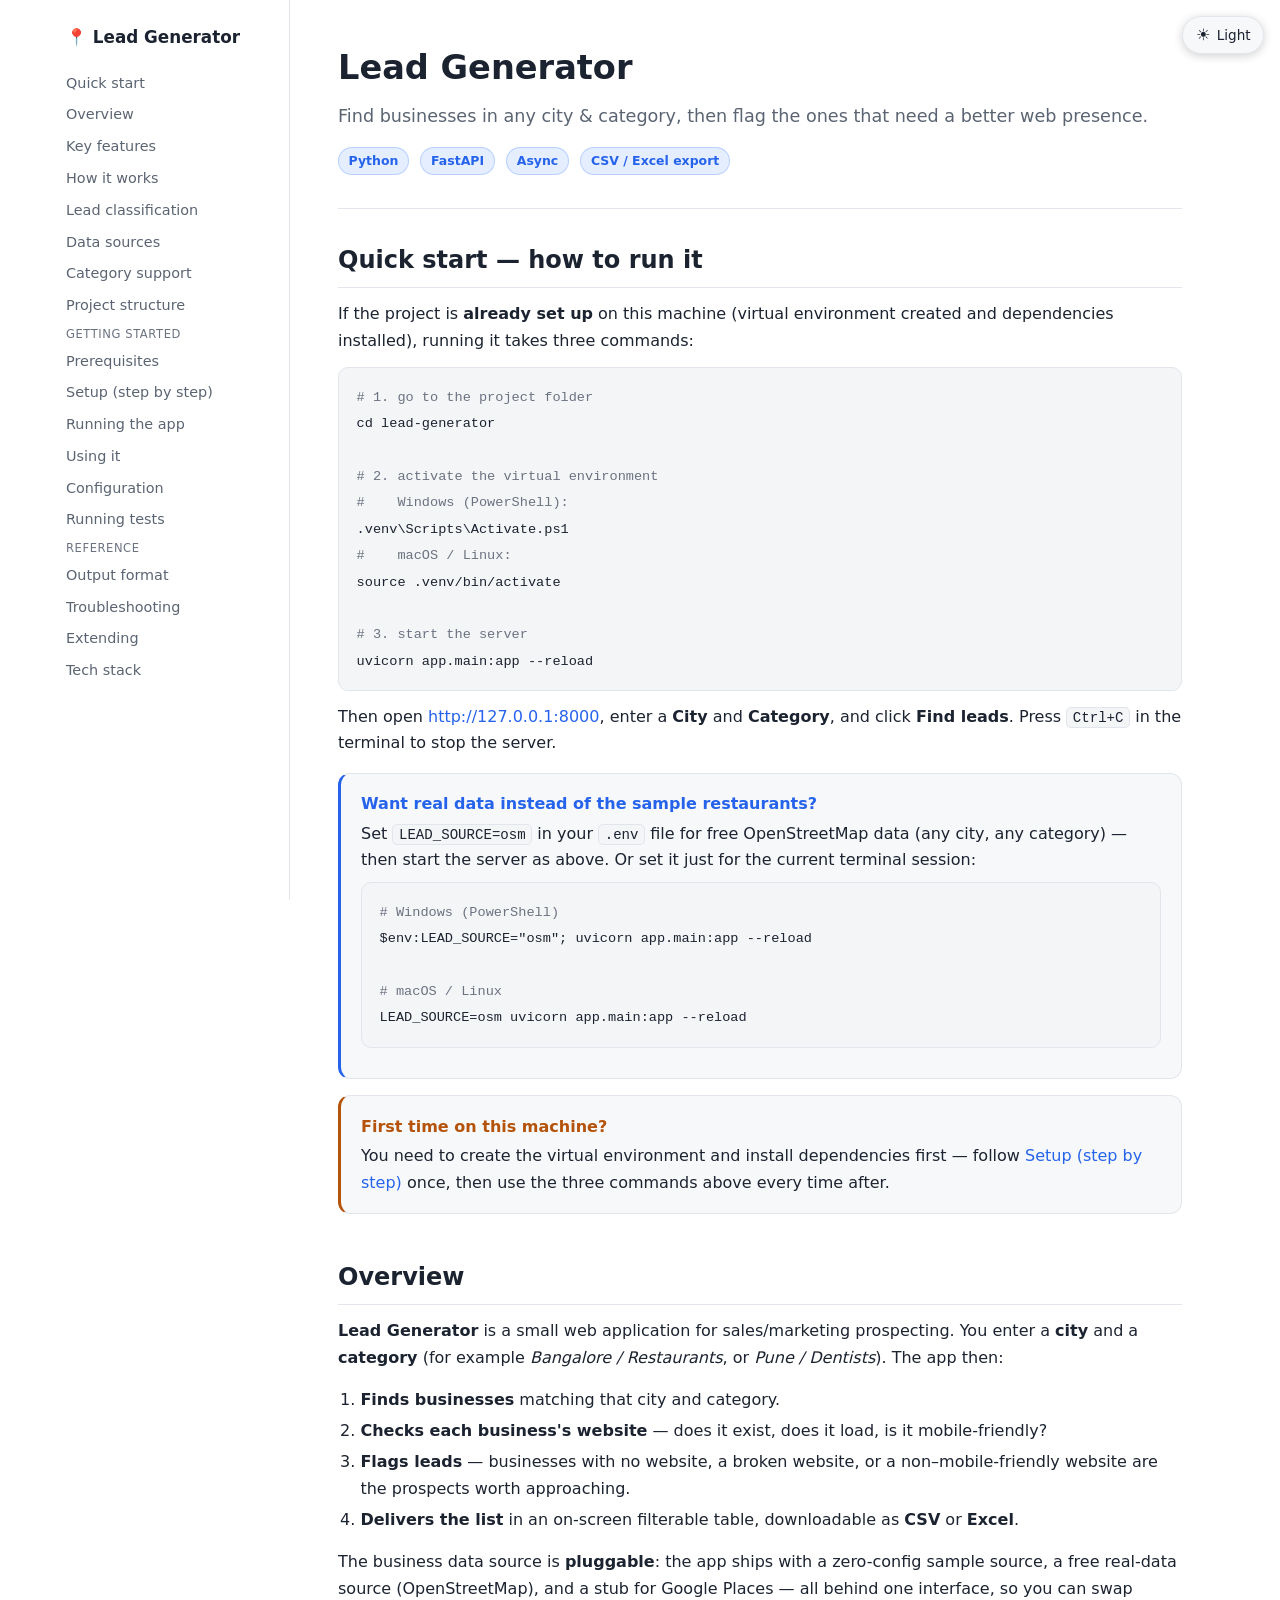
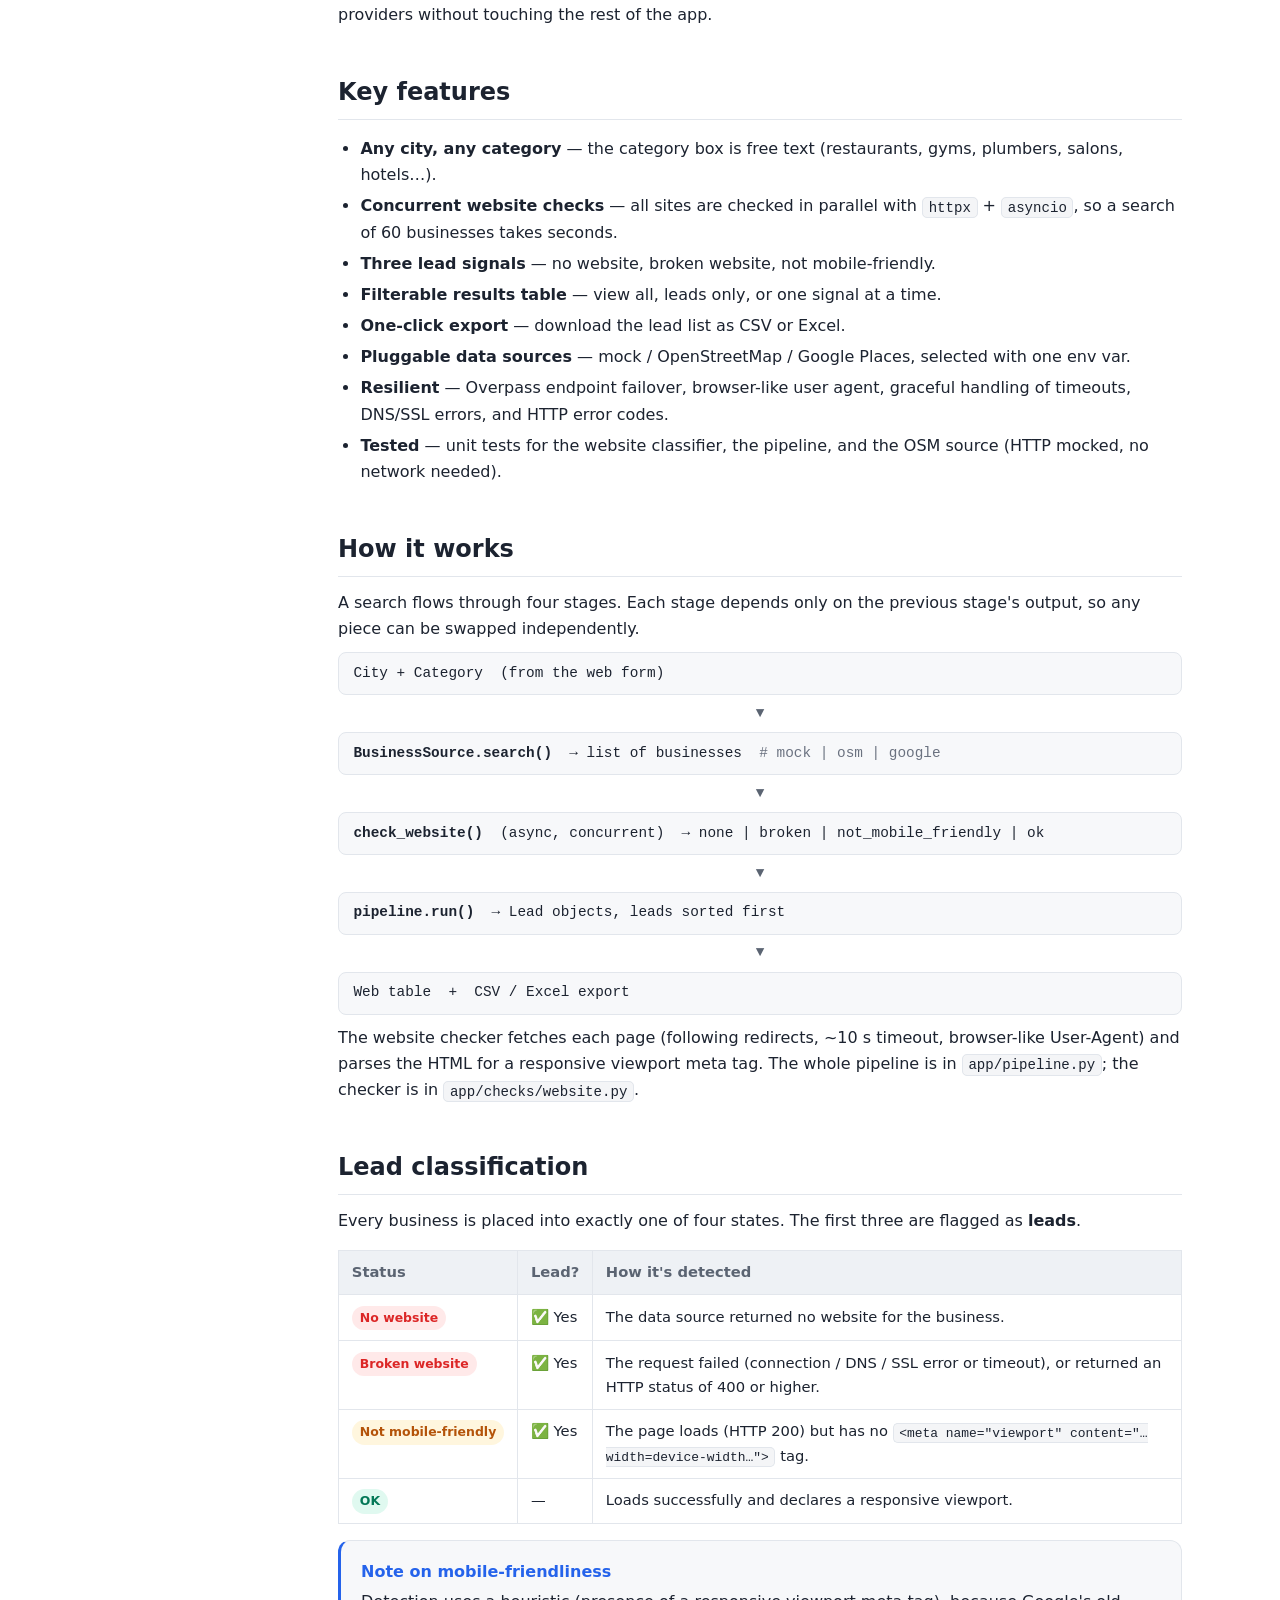
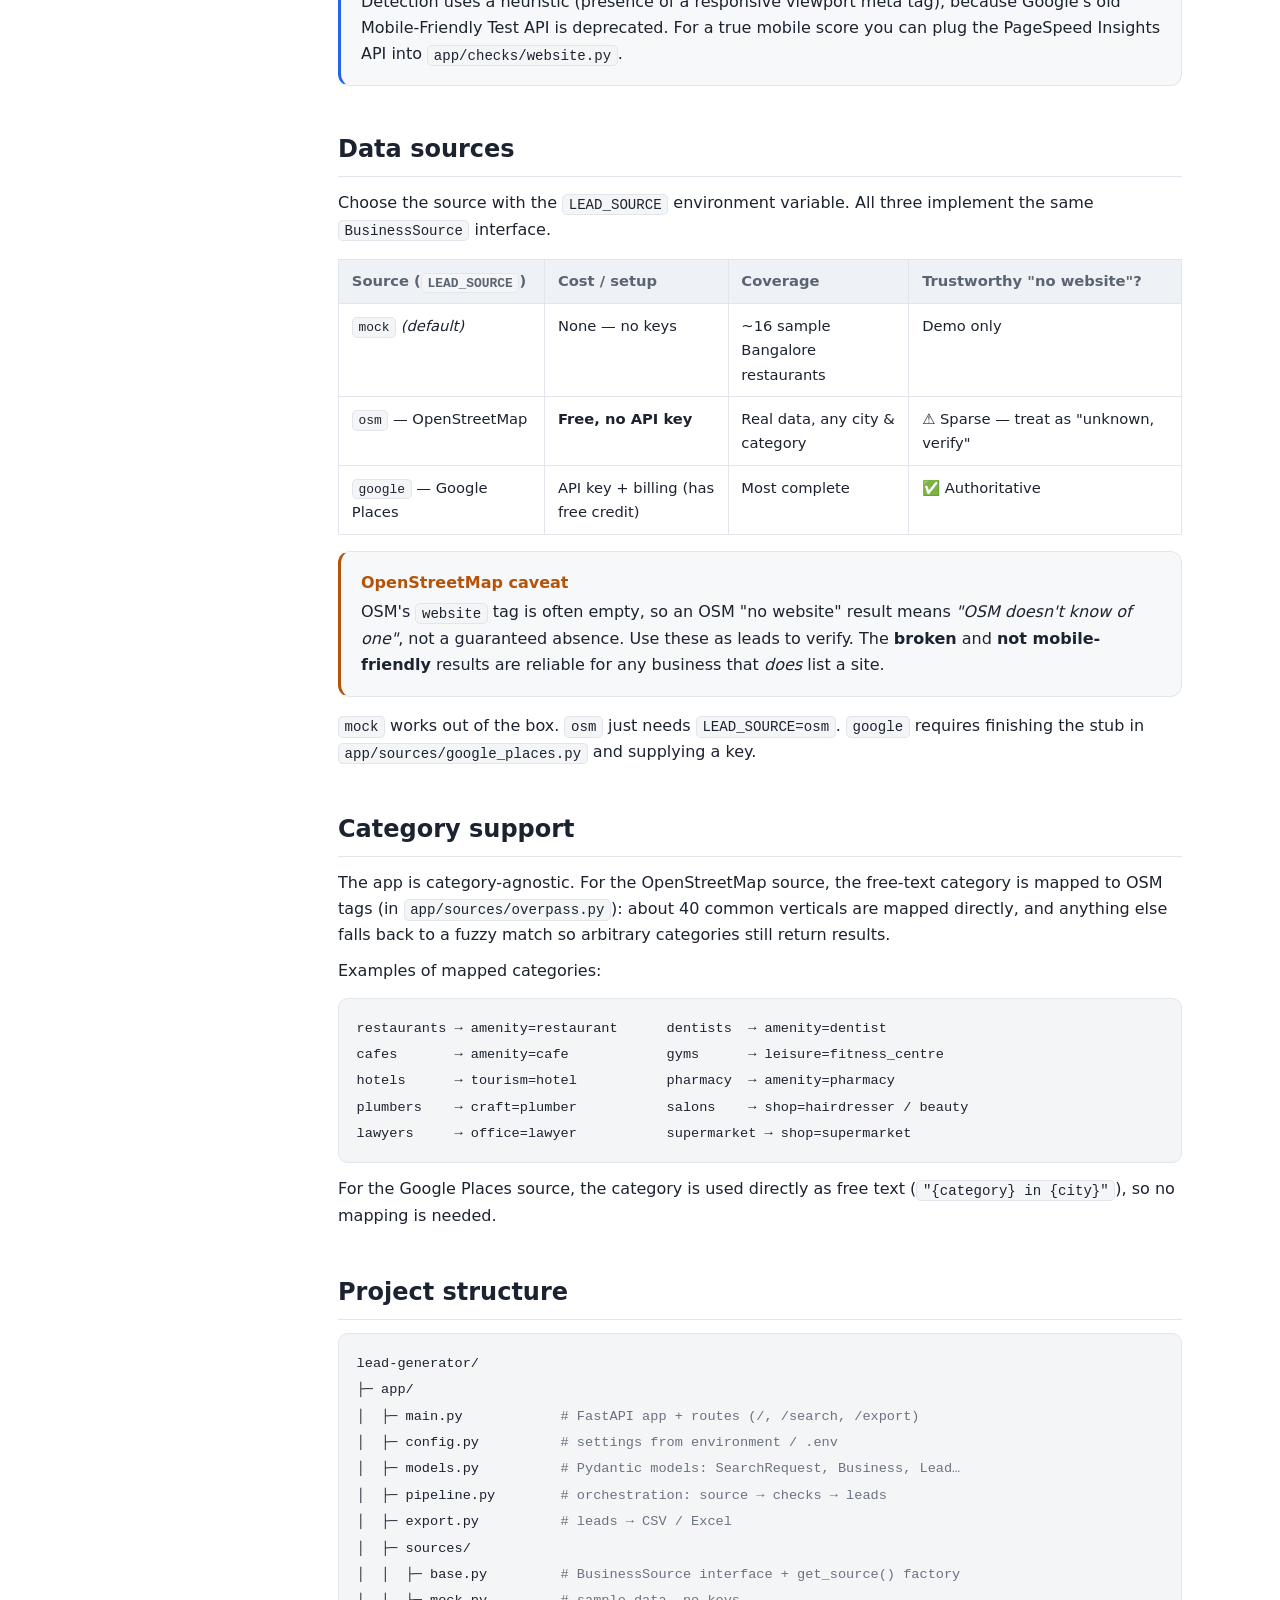
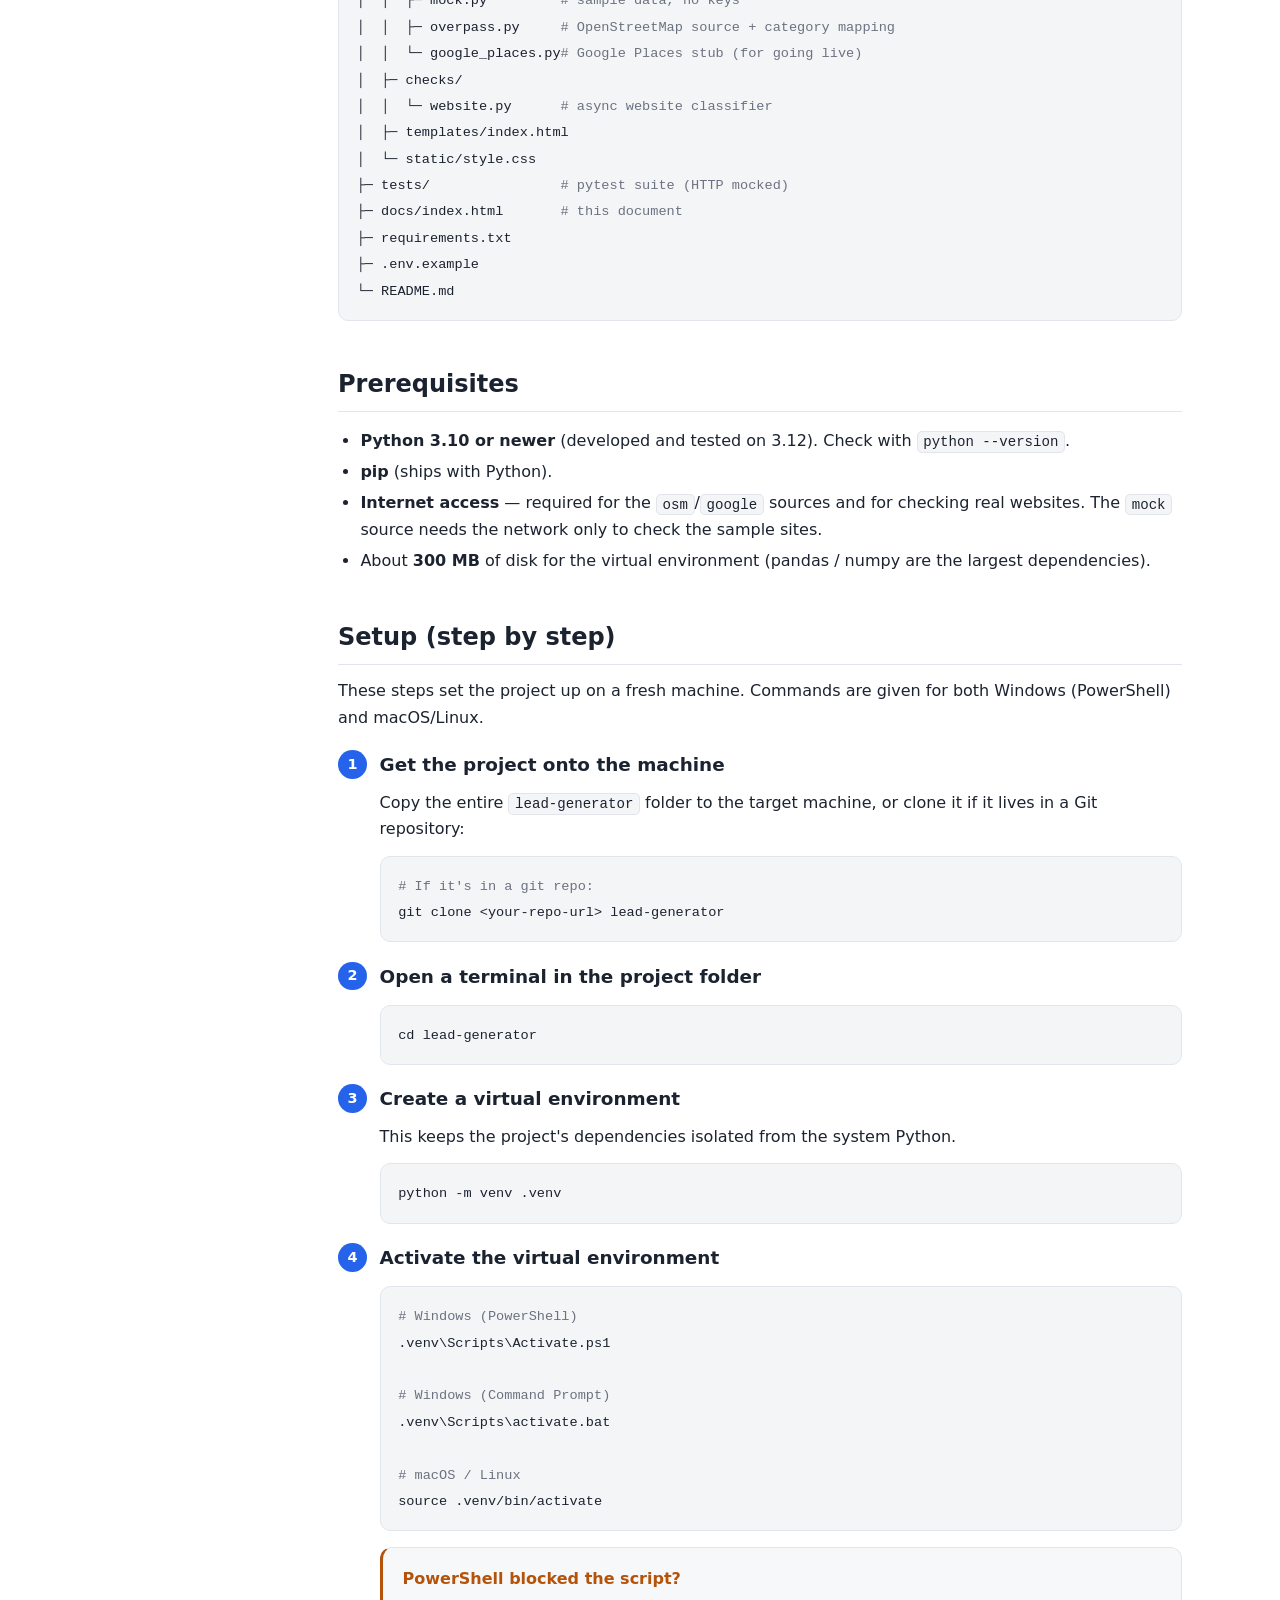
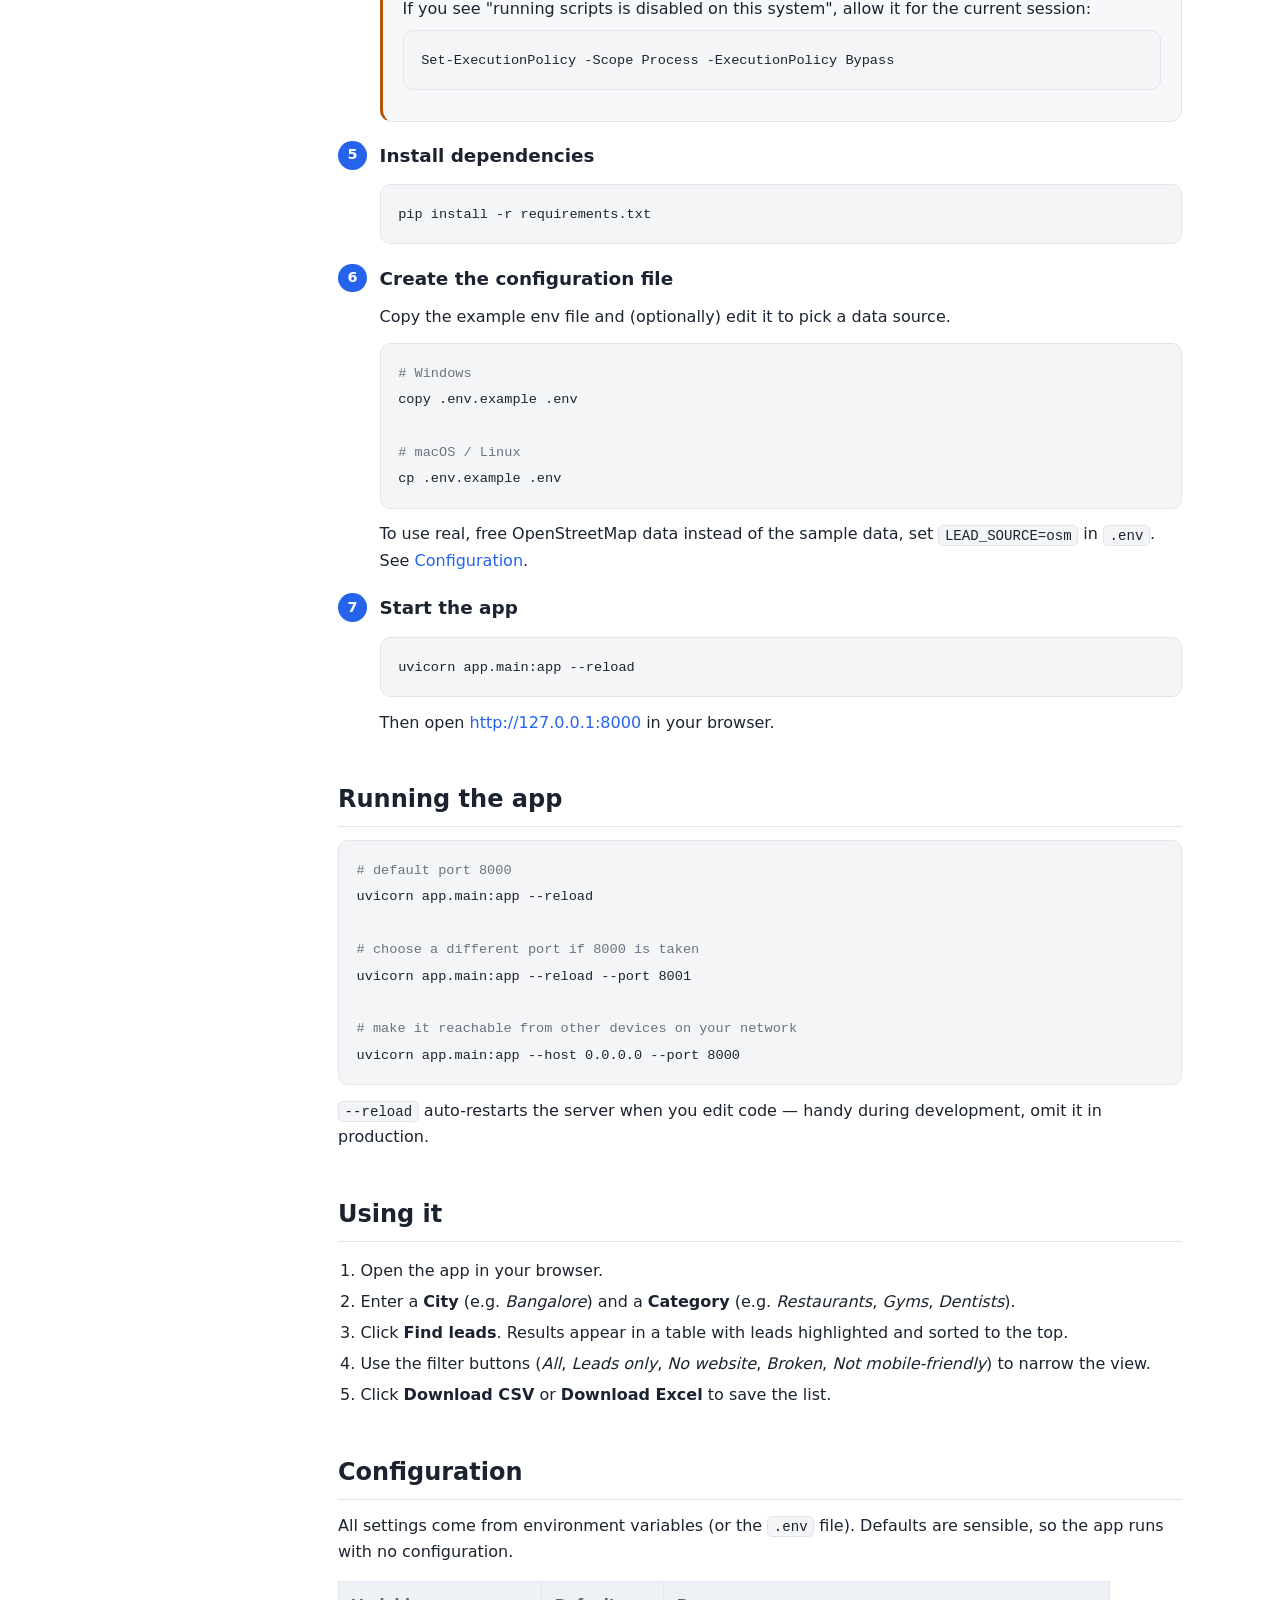
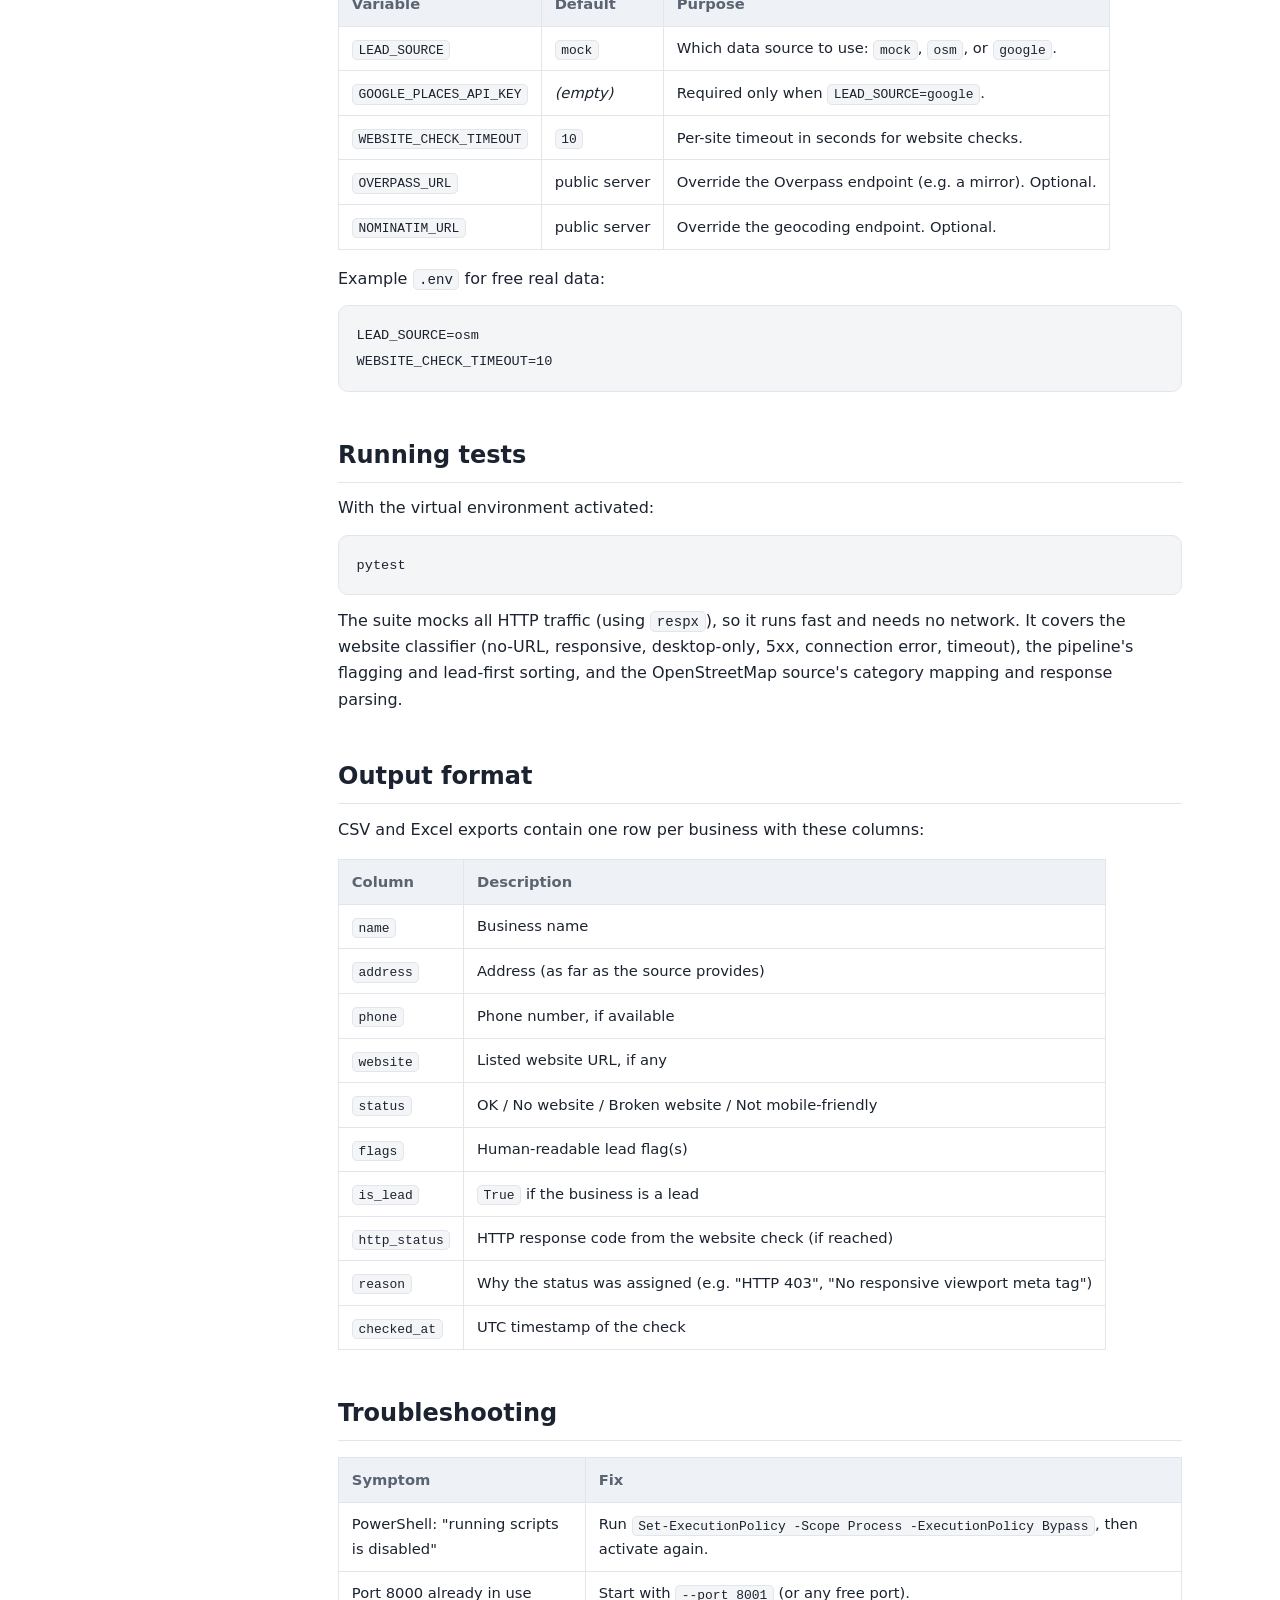
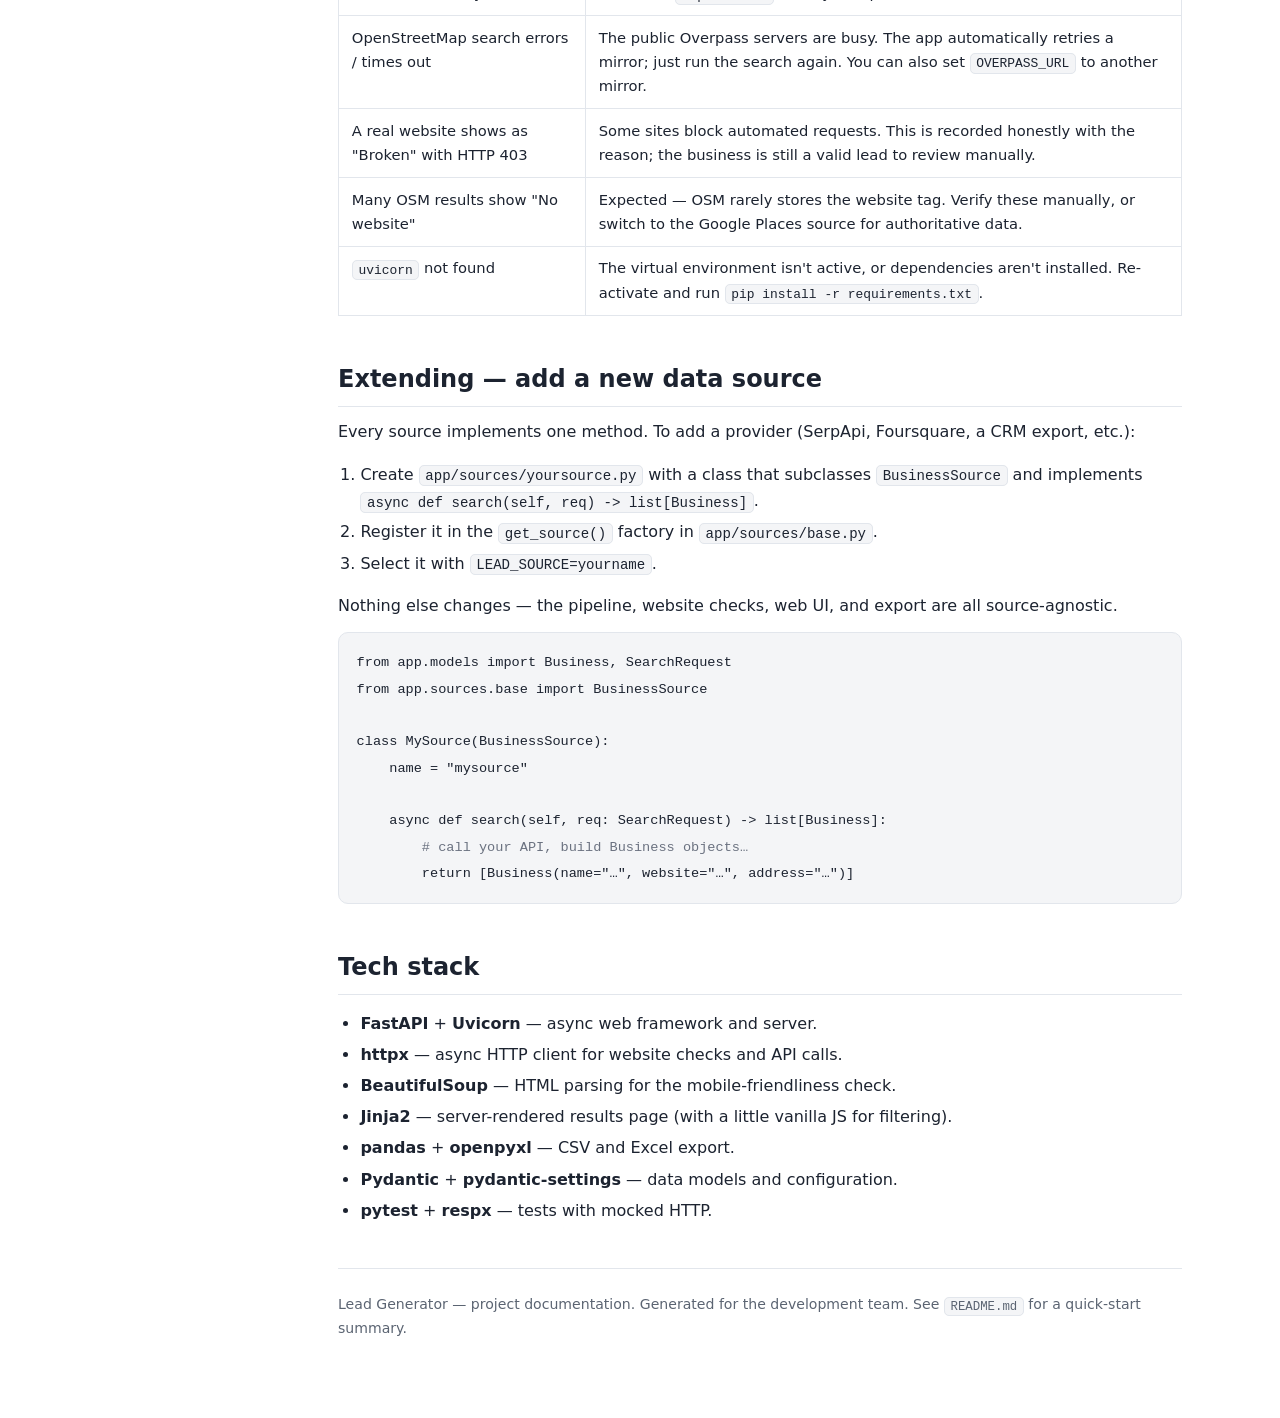
<file: docs/index.html>
<!doctype html>
<html lang="en">
<head>
<meta charset="utf-8" />
<meta name="viewport" content="width=device-width, initial-scale=1" />
<title>Lead Generator — Documentation</title>
<style>
  :root {
    --bg: #0f1115;
    --panel: #181b22;
    --panel-2: #14171d;
    --line: #2a2f3a;
    --text: #e6e8eb;
    --muted: #9aa3b2;
    --accent: #4f8cff;
    --ok: #34d399;
    --lead: #ff6b6b;
    --warn: #fbbf24;
    --code-bg: #0b0d11;
  }
  html[data-theme="light"] {
    --bg: #ffffff;
    --panel: #f7f8fa;
    --panel-2: #eef1f5;
    --line: #e2e6ec;
    --text: #1c2330;
    --muted: #5b6472;
    --accent: #2563eb;
    --ok: #047857;
    --lead: #dc2626;
    --warn: #b45309;
    --code-bg: #f4f5f7;
  }
  * { box-sizing: border-box; }
  html { scroll-behavior: smooth; }
  body {
    margin: 0;
    background: var(--bg);
    color: var(--text);
    font-family: system-ui, -apple-system, "Segoe UI", Roboto, Helvetica, Arial, sans-serif;
    line-height: 1.65;
    font-size: 16px;
    transition: background 0.2s ease, color 0.2s ease;
  }
  a { color: var(--accent); text-decoration: none; }

  .theme-toggle {
    position: fixed;
    top: 1rem;
    right: 1rem;
    z-index: 50;
    display: inline-flex;
    align-items: center;
    gap: 0.4rem;
    padding: 0.45rem 0.8rem;
    background: var(--panel);
    color: var(--text);
    border: 1px solid var(--line);
    border-radius: 20px;
    font: inherit;
    font-size: 0.85rem;
    cursor: pointer;
    box-shadow: 0 2px 10px rgba(0,0,0,0.18);
  }
  .theme-toggle:hover { border-color: var(--accent); }
  .theme-toggle .icon { font-size: 1rem; line-height: 1; }
  a:hover { text-decoration: underline; }

  .layout { display: flex; max-width: 1180px; margin: 0 auto; }

  /* Sidebar nav */
  nav.toc {
    position: sticky;
    top: 0;
    align-self: flex-start;
    height: 100vh;
    overflow-y: auto;
    width: 240px;
    flex: 0 0 240px;
    padding: 1.5rem 1rem 2rem;
    border-right: 1px solid var(--line);
    font-size: 0.9rem;
  }
  nav.toc .brand { font-weight: 700; font-size: 1.05rem; margin-bottom: 1rem; display: block; color: var(--text); }
  nav.toc a { display: block; color: var(--muted); padding: 0.25rem 0; }
  nav.toc a:hover { color: var(--text); text-decoration: none; }
  nav.toc .group { margin-top: 1rem; text-transform: uppercase; letter-spacing: 0.05em; font-size: 0.72rem; color: #6b7280; }

  main { flex: 1 1 auto; min-width: 0; padding: 2.5rem clamp(1rem, 4vw, 3rem) 5rem; }

  header.hero { border-bottom: 1px solid var(--line); padding-bottom: 1.5rem; margin-bottom: 2rem; }
  header.hero h1 { font-size: 2.1rem; margin: 0 0 0.4rem; }
  header.hero .tagline { color: var(--muted); font-size: 1.1rem; margin: 0; }
  .pill { display: inline-block; background: rgba(79,140,255,0.15); color: var(--accent); border: 1px solid rgba(79,140,255,0.3); padding: 0.15rem 0.6rem; border-radius: 20px; font-size: 0.78rem; font-weight: 600; margin-right: 0.4rem; }

  section { margin-bottom: 2.75rem; scroll-margin-top: 1rem; }
  h2 { font-size: 1.5rem; margin: 0 0 0.8rem; padding-bottom: 0.4rem; border-bottom: 1px solid var(--line); }
  h3 { font-size: 1.15rem; margin: 1.5rem 0 0.5rem; }
  p { margin: 0.6rem 0; }
  ul, ol { padding-left: 1.4rem; }
  li { margin: 0.3rem 0; }

  code { font-family: "SF Mono", ui-monospace, "Cascadia Code", Consolas, monospace; font-size: 0.88em; background: var(--code-bg); border: 1px solid var(--line); border-radius: 5px; padding: 0.1rem 0.35rem; }
  pre { background: var(--code-bg); border: 1px solid var(--line); border-radius: 10px; padding: 1rem 1.1rem; overflow-x: auto; margin: 0.8rem 0; }
  pre code { background: none; border: none; padding: 0; font-size: 0.85rem; line-height: 1.55; }
  .cmt { color: #6b7280; }

  table { width: 100%; border-collapse: collapse; margin: 1rem 0; font-size: 0.92rem; display: block; overflow-x: auto; }
  th, td { text-align: left; padding: 0.6rem 0.8rem; border: 1px solid var(--line); vertical-align: top; }
  th { background: var(--panel-2); color: var(--muted); font-weight: 600; white-space: nowrap; }
  tbody tr:nth-child(even) { background: rgba(255,255,255,0.02); }

  .card { background: var(--panel); border: 1px solid var(--line); border-radius: 12px; padding: 1.1rem 1.25rem; margin: 1rem 0; }
  .note { border-left: 3px solid var(--accent); }
  .warn { border-left: 3px solid var(--warn); }
  .note .label, .warn .label { font-weight: 700; display: block; margin-bottom: 0.2rem; }
  .warn .label { color: var(--warn); }
  .note .label { color: var(--accent); }

  .badge { display: inline-block; padding: 0.12rem 0.5rem; border-radius: 20px; font-size: 0.78rem; font-weight: 600; white-space: nowrap; }
  .b-ok { background: rgba(52,211,153,0.15); color: var(--ok); }
  .b-none, .b-broken { background: rgba(255,107,107,0.15); color: var(--lead); }
  .b-mobile { background: rgba(251,191,36,0.15); color: var(--warn); }

  .steps { counter-reset: step; list-style: none; padding-left: 0; }
  .steps > li { position: relative; padding-left: 2.6rem; margin: 1.2rem 0; }
  .steps > li::before { counter-increment: step; content: counter(step); position: absolute; left: 0; top: 0; width: 1.8rem; height: 1.8rem; background: var(--accent); color: #fff; border-radius: 50%; display: grid; place-items: center; font-weight: 700; font-size: 0.9rem; }
  .steps > li h3 { margin-top: 0; }

  .flow { display: flex; flex-direction: column; gap: 0.4rem; font-family: ui-monospace, monospace; font-size: 0.9rem; }
  .flow .row { background: var(--panel); border: 1px solid var(--line); border-radius: 8px; padding: 0.55rem 0.9rem; }
  .flow .arrow { color: var(--muted); text-align: center; }

  footer { border-top: 1px solid var(--line); padding-top: 1.5rem; color: var(--muted); font-size: 0.88rem; }

  @media (max-width: 820px) {
    nav.toc { display: none; }
    .theme-toggle { top: 0.6rem; right: 0.6rem; }
  }
</style>
<script>
  // Set theme before paint to avoid a flash. Saved choice wins; otherwise OS preference.
  (function () {
    try {
      var saved = localStorage.getItem("theme");
      var prefersLight = window.matchMedia && window.matchMedia("(prefers-color-scheme: light)").matches;
      var theme = saved || (prefersLight ? "light" : "dark");
      document.documentElement.setAttribute("data-theme", theme);
    } catch (e) {
      document.documentElement.setAttribute("data-theme", "dark");
    }
  })();
</script>
</head>
<body>
<button class="theme-toggle" id="themeToggle" type="button" aria-label="Toggle light and dark theme">
  <span class="icon" id="themeIcon">🌙</span>
  <span id="themeLabel">Dark</span>
</button>
<div class="layout">
  <nav class="toc">
    <span class="brand">📍 Lead Generator</span>
    <a href="#quickstart">Quick start</a>
    <a href="#overview">Overview</a>
    <a href="#features">Key features</a>
    <a href="#how">How it works</a>
    <a href="#classification">Lead classification</a>
    <a href="#sources">Data sources</a>
    <a href="#categories">Category support</a>
    <a href="#structure">Project structure</a>
    <span class="group">Getting started</span>
    <a href="#prereqs">Prerequisites</a>
    <a href="#setup">Setup (step by step)</a>
    <a href="#run">Running the app</a>
    <a href="#usage">Using it</a>
    <a href="#config">Configuration</a>
    <a href="#tests">Running tests</a>
    <span class="group">Reference</span>
    <a href="#output">Output format</a>
    <a href="#troubleshooting">Troubleshooting</a>
    <a href="#extending">Extending</a>
    <a href="#stack">Tech stack</a>
  </nav>

  <main>
    <header class="hero">
      <h1>Lead Generator</h1>
      <p class="tagline">Find businesses in any city &amp; category, then flag the ones that need a better web presence.</p>
      <p style="margin-top:1rem">
        <span class="pill">Python</span>
        <span class="pill">FastAPI</span>
        <span class="pill">Async</span>
        <span class="pill">CSV / Excel export</span>
      </p>
    </header>

    <section id="quickstart">
      <h2>Quick start — how to run it</h2>
      <p>If the project is <strong>already set up</strong> on this machine (virtual environment created and dependencies installed), running it takes three commands:</p>
      <pre><code><span class="cmt"># 1. go to the project folder</span>
cd lead-generator

<span class="cmt"># 2. activate the virtual environment</span>
<span class="cmt">#    Windows (PowerShell):</span>
.venv\Scripts\Activate.ps1
<span class="cmt">#    macOS / Linux:</span>
source .venv/bin/activate

<span class="cmt"># 3. start the server</span>
uvicorn app.main:app --reload</code></pre>
      <p>Then open <a href="http://127.0.0.1:8000">http://127.0.0.1:8000</a>, enter a <strong>City</strong> and <strong>Category</strong>, and click <strong>Find&nbsp;leads</strong>. Press <code>Ctrl+C</code> in the terminal to stop the server.</p>

      <div class="card note">
        <span class="label">Want real data instead of the sample restaurants?</span>
        Set <code>LEAD_SOURCE=osm</code> in your <code>.env</code> file for free OpenStreetMap data (any city, any category) — then start the server as above. Or set it just for the current terminal session:
        <pre style="margin-top:0.5rem"><code><span class="cmt"># Windows (PowerShell)</span>
$env:LEAD_SOURCE="osm"; uvicorn app.main:app --reload

<span class="cmt"># macOS / Linux</span>
LEAD_SOURCE=osm uvicorn app.main:app --reload</code></pre>
      </div>

      <div class="card warn">
        <span class="label">First time on this machine?</span>
        You need to create the virtual environment and install dependencies first — follow
        <a href="#setup">Setup (step by step)</a> once, then use the three commands above every time after.
      </div>
    </section>

    <section id="overview">
      <h2>Overview</h2>
      <p>
        <strong>Lead Generator</strong> is a small web application for sales/marketing prospecting. You enter a
        <strong>city</strong> and a <strong>category</strong> (for example <em>Bangalore / Restaurants</em>, or
        <em>Pune / Dentists</em>). The app then:
      </p>
      <ol>
        <li><strong>Finds businesses</strong> matching that city and category.</li>
        <li><strong>Checks each business's website</strong> — does it exist, does it load, is it mobile-friendly?</li>
        <li><strong>Flags leads</strong> — businesses with no website, a broken website, or a non–mobile-friendly website are the prospects worth approaching.</li>
        <li><strong>Delivers the list</strong> in an on-screen filterable table, downloadable as <strong>CSV</strong> or <strong>Excel</strong>.</li>
      </ol>
      <p>
        The business data source is <strong>pluggable</strong>: the app ships with a zero-config sample source, a free
        real-data source (OpenStreetMap), and a stub for Google Places — all behind one interface, so you can swap
        providers without touching the rest of the app.
      </p>
    </section>

    <section id="features">
      <h2>Key features</h2>
      <ul>
        <li><strong>Any city, any category</strong> — the category box is free text (restaurants, gyms, plumbers, salons, hotels…).</li>
        <li><strong>Concurrent website checks</strong> — all sites are checked in parallel with <code>httpx</code> + <code>asyncio</code>, so a search of 60 businesses takes seconds.</li>
        <li><strong>Three lead signals</strong> — no website, broken website, not mobile-friendly.</li>
        <li><strong>Filterable results table</strong> — view all, leads only, or one signal at a time.</li>
        <li><strong>One-click export</strong> — download the lead list as CSV or Excel.</li>
        <li><strong>Pluggable data sources</strong> — mock / OpenStreetMap / Google Places, selected with one env var.</li>
        <li><strong>Resilient</strong> — Overpass endpoint failover, browser-like user agent, graceful handling of timeouts, DNS/SSL errors, and HTTP error codes.</li>
        <li><strong>Tested</strong> — unit tests for the website classifier, the pipeline, and the OSM source (HTTP mocked, no network needed).</li>
      </ul>
    </section>

    <section id="how">
      <h2>How it works</h2>
      <p>A search flows through four stages. Each stage depends only on the previous stage's output, so any piece can be swapped independently.</p>
      <div class="flow">
        <div class="row">City + Category &nbsp;(from the web form)</div>
        <div class="arrow">▼</div>
        <div class="row"><strong>BusinessSource.search()</strong> &nbsp;→ list of businesses &nbsp;<span class="cmt"># mock | osm | google</span></div>
        <div class="arrow">▼</div>
        <div class="row"><strong>check_website()</strong> &nbsp;(async, concurrent) &nbsp;→ none | broken | not_mobile_friendly | ok</div>
        <div class="arrow">▼</div>
        <div class="row"><strong>pipeline.run()</strong> &nbsp;→ Lead objects, leads sorted first</div>
        <div class="arrow">▼</div>
        <div class="row">Web table &nbsp;+&nbsp; CSV / Excel export</div>
      </div>
      <p>
        The website checker fetches each page (following redirects, ~10&nbsp;s timeout, browser-like User-Agent) and parses
        the HTML for a responsive viewport meta tag. The whole pipeline is in
        <code>app/pipeline.py</code>; the checker is in <code>app/checks/website.py</code>.
      </p>
    </section>

    <section id="classification">
      <h2>Lead classification</h2>
      <p>Every business is placed into exactly one of four states. The first three are flagged as <strong>leads</strong>.</p>
      <table>
        <thead><tr><th>Status</th><th>Lead?</th><th>How it's detected</th></tr></thead>
        <tbody>
          <tr><td><span class="badge b-none">No website</span></td><td>✅ Yes</td><td>The data source returned no website for the business.</td></tr>
          <tr><td><span class="badge b-broken">Broken website</span></td><td>✅ Yes</td><td>The request failed (connection / DNS / SSL error or timeout), or returned an HTTP status of 400 or higher.</td></tr>
          <tr><td><span class="badge b-mobile">Not mobile-friendly</span></td><td>✅ Yes</td><td>The page loads (HTTP 200) but has no <code>&lt;meta name="viewport" content="…width=device-width…"&gt;</code> tag.</td></tr>
          <tr><td><span class="badge b-ok">OK</span></td><td>—</td><td>Loads successfully and declares a responsive viewport.</td></tr>
        </tbody>
      </table>
      <div class="card note">
        <span class="label">Note on mobile-friendliness</span>
        Detection uses a heuristic (presence of a responsive viewport meta tag), because Google's old Mobile-Friendly
        Test API is deprecated. For a true mobile score you can plug the PageSpeed Insights API into
        <code>app/checks/website.py</code>.
      </div>
    </section>

    <section id="sources">
      <h2>Data sources</h2>
      <p>Choose the source with the <code>LEAD_SOURCE</code> environment variable. All three implement the same <code>BusinessSource</code> interface.</p>
      <table>
        <thead><tr><th>Source (<code>LEAD_SOURCE</code>)</th><th>Cost / setup</th><th>Coverage</th><th>Trustworthy "no website"?</th></tr></thead>
        <tbody>
          <tr>
            <td><code>mock</code> <em>(default)</em></td>
            <td>None — no keys</td>
            <td>~16 sample Bangalore restaurants</td>
            <td>Demo only</td>
          </tr>
          <tr>
            <td><code>osm</code> — OpenStreetMap</td>
            <td><strong>Free, no API key</strong></td>
            <td>Real data, any city &amp; category</td>
            <td>⚠️ Sparse — treat as "unknown, verify"</td>
          </tr>
          <tr>
            <td><code>google</code> — Google Places</td>
            <td>API key + billing (has free credit)</td>
            <td>Most complete</td>
            <td>✅ Authoritative</td>
          </tr>
        </tbody>
      </table>
      <div class="card warn">
        <span class="label">OpenStreetMap caveat</span>
        OSM's <code>website</code> tag is often empty, so an OSM "no website" result means <em>"OSM doesn't know of one"</em>,
        not a guaranteed absence. Use these as leads to verify. The <strong>broken</strong> and <strong>not mobile-friendly</strong>
        results are reliable for any business that <em>does</em> list a site.
      </div>
      <p><code>mock</code> works out of the box. <code>osm</code> just needs <code>LEAD_SOURCE=osm</code>. <code>google</code> requires finishing the stub in <code>app/sources/google_places.py</code> and supplying a key.</p>
    </section>

    <section id="categories">
      <h2>Category support</h2>
      <p>
        The app is category-agnostic. For the OpenStreetMap source, the free-text category is mapped to OSM tags
        (in <code>app/sources/overpass.py</code>): about 40 common verticals are mapped directly, and anything else falls
        back to a fuzzy match so arbitrary categories still return results.
      </p>
      <p>Examples of mapped categories:</p>
      <pre><code>restaurants → amenity=restaurant      dentists  → amenity=dentist
cafes       → amenity=cafe            gyms      → leisure=fitness_centre
hotels      → tourism=hotel           pharmacy  → amenity=pharmacy
plumbers    → craft=plumber           salons    → shop=hairdresser / beauty
lawyers     → office=lawyer           supermarket → shop=supermarket</code></pre>
      <p>For the Google Places source, the category is used directly as free text (<code>"{category} in {city}"</code>), so no mapping is needed.</p>
    </section>

    <section id="structure">
      <h2>Project structure</h2>
      <pre><code>lead-generator/
├─ app/
│  ├─ main.py            <span class="cmt"># FastAPI app + routes (/, /search, /export)</span>
│  ├─ config.py          <span class="cmt"># settings from environment / .env</span>
│  ├─ models.py          <span class="cmt"># Pydantic models: SearchRequest, Business, Lead…</span>
│  ├─ pipeline.py        <span class="cmt"># orchestration: source → checks → leads</span>
│  ├─ export.py          <span class="cmt"># leads → CSV / Excel</span>
│  ├─ sources/
│  │  ├─ base.py         <span class="cmt"># BusinessSource interface + get_source() factory</span>
│  │  ├─ mock.py         <span class="cmt"># sample data, no keys</span>
│  │  ├─ overpass.py     <span class="cmt"># OpenStreetMap source + category mapping</span>
│  │  └─ google_places.py<span class="cmt"># Google Places stub (for going live)</span>
│  ├─ checks/
│  │  └─ website.py      <span class="cmt"># async website classifier</span>
│  ├─ templates/index.html
│  └─ static/style.css
├─ tests/                <span class="cmt"># pytest suite (HTTP mocked)</span>
├─ docs/index.html       <span class="cmt"># this document</span>
├─ requirements.txt
├─ .env.example
└─ README.md</code></pre>
    </section>

    <section id="prereqs">
      <h2>Prerequisites</h2>
      <ul>
        <li><strong>Python 3.10 or newer</strong> (developed and tested on 3.12). Check with <code>python --version</code>.</li>
        <li><strong>pip</strong> (ships with Python).</li>
        <li><strong>Internet access</strong> — required for the <code>osm</code>/<code>google</code> sources and for checking real websites. The <code>mock</code> source needs the network only to check the sample sites.</li>
        <li>About <strong>300&nbsp;MB</strong> of disk for the virtual environment (pandas / numpy are the largest dependencies).</li>
      </ul>
    </section>

    <section id="setup">
      <h2>Setup (step by step)</h2>
      <p>These steps set the project up on a fresh machine. Commands are given for both Windows (PowerShell) and macOS/Linux.</p>

      <ol class="steps">
        <li>
          <h3>Get the project onto the machine</h3>
          <p>Copy the entire <code>lead-generator</code> folder to the target machine, or clone it if it lives in a Git repository:</p>
          <pre><code><span class="cmt"># If it's in a git repo:</span>
git clone &lt;your-repo-url&gt; lead-generator</code></pre>
        </li>

        <li>
          <h3>Open a terminal in the project folder</h3>
          <pre><code>cd lead-generator</code></pre>
        </li>

        <li>
          <h3>Create a virtual environment</h3>
          <p>This keeps the project's dependencies isolated from the system Python.</p>
          <pre><code>python -m venv .venv</code></pre>
        </li>

        <li>
          <h3>Activate the virtual environment</h3>
          <pre><code><span class="cmt"># Windows (PowerShell)</span>
.venv\Scripts\Activate.ps1

<span class="cmt"># Windows (Command Prompt)</span>
.venv\Scripts\activate.bat

<span class="cmt"># macOS / Linux</span>
source .venv/bin/activate</code></pre>
          <div class="card warn">
            <span class="label">PowerShell blocked the script?</span>
            If you see "running scripts is disabled on this system", allow it for the current session:
            <pre style="margin-top:0.5rem"><code>Set-ExecutionPolicy -Scope Process -ExecutionPolicy Bypass</code></pre>
          </div>
        </li>

        <li>
          <h3>Install dependencies</h3>
          <pre><code>pip install -r requirements.txt</code></pre>
        </li>

        <li>
          <h3>Create the configuration file</h3>
          <p>Copy the example env file and (optionally) edit it to pick a data source.</p>
          <pre><code><span class="cmt"># Windows</span>
copy .env.example .env

<span class="cmt"># macOS / Linux</span>
cp .env.example .env</code></pre>
          <p>To use real, free OpenStreetMap data instead of the sample data, set <code>LEAD_SOURCE=osm</code> in <code>.env</code>. See <a href="#config">Configuration</a>.</p>
        </li>

        <li>
          <h3>Start the app</h3>
          <pre><code>uvicorn app.main:app --reload</code></pre>
          <p>Then open <a href="http://127.0.0.1:8000">http://127.0.0.1:8000</a> in your browser.</p>
        </li>
      </ol>
    </section>

    <section id="run">
      <h2>Running the app</h2>
      <pre><code><span class="cmt"># default port 8000</span>
uvicorn app.main:app --reload

<span class="cmt"># choose a different port if 8000 is taken</span>
uvicorn app.main:app --reload --port 8001

<span class="cmt"># make it reachable from other devices on your network</span>
uvicorn app.main:app --host 0.0.0.0 --port 8000</code></pre>
      <p><code>--reload</code> auto-restarts the server when you edit code — handy during development, omit it in production.</p>
    </section>

    <section id="usage">
      <h2>Using it</h2>
      <ol>
        <li>Open the app in your browser.</li>
        <li>Enter a <strong>City</strong> (e.g. <em>Bangalore</em>) and a <strong>Category</strong> (e.g. <em>Restaurants</em>, <em>Gyms</em>, <em>Dentists</em>).</li>
        <li>Click <strong>Find leads</strong>. Results appear in a table with leads highlighted and sorted to the top.</li>
        <li>Use the filter buttons (<em>All</em>, <em>Leads only</em>, <em>No website</em>, <em>Broken</em>, <em>Not mobile-friendly</em>) to narrow the view.</li>
        <li>Click <strong>Download CSV</strong> or <strong>Download Excel</strong> to save the list.</li>
      </ol>
    </section>

    <section id="config">
      <h2>Configuration</h2>
      <p>All settings come from environment variables (or the <code>.env</code> file). Defaults are sensible, so the app runs with no configuration.</p>
      <table>
        <thead><tr><th>Variable</th><th>Default</th><th>Purpose</th></tr></thead>
        <tbody>
          <tr><td><code>LEAD_SOURCE</code></td><td><code>mock</code></td><td>Which data source to use: <code>mock</code>, <code>osm</code>, or <code>google</code>.</td></tr>
          <tr><td><code>GOOGLE_PLACES_API_KEY</code></td><td><em>(empty)</em></td><td>Required only when <code>LEAD_SOURCE=google</code>.</td></tr>
          <tr><td><code>WEBSITE_CHECK_TIMEOUT</code></td><td><code>10</code></td><td>Per-site timeout in seconds for website checks.</td></tr>
          <tr><td><code>OVERPASS_URL</code></td><td>public server</td><td>Override the Overpass endpoint (e.g. a mirror). Optional.</td></tr>
          <tr><td><code>NOMINATIM_URL</code></td><td>public server</td><td>Override the geocoding endpoint. Optional.</td></tr>
        </tbody>
      </table>
      <p>Example <code>.env</code> for free real data:</p>
      <pre><code>LEAD_SOURCE=osm
WEBSITE_CHECK_TIMEOUT=10</code></pre>
    </section>

    <section id="tests">
      <h2>Running tests</h2>
      <p>With the virtual environment activated:</p>
      <pre><code>pytest</code></pre>
      <p>
        The suite mocks all HTTP traffic (using <code>respx</code>), so it runs fast and needs no network. It covers the
        website classifier (no-URL, responsive, desktop-only, 5xx, connection error, timeout), the pipeline's flagging and
        lead-first sorting, and the OpenStreetMap source's category mapping and response parsing.
      </p>
    </section>

    <section id="output">
      <h2>Output format</h2>
      <p>CSV and Excel exports contain one row per business with these columns:</p>
      <table>
        <thead><tr><th>Column</th><th>Description</th></tr></thead>
        <tbody>
          <tr><td><code>name</code></td><td>Business name</td></tr>
          <tr><td><code>address</code></td><td>Address (as far as the source provides)</td></tr>
          <tr><td><code>phone</code></td><td>Phone number, if available</td></tr>
          <tr><td><code>website</code></td><td>Listed website URL, if any</td></tr>
          <tr><td><code>status</code></td><td>OK / No website / Broken website / Not mobile-friendly</td></tr>
          <tr><td><code>flags</code></td><td>Human-readable lead flag(s)</td></tr>
          <tr><td><code>is_lead</code></td><td><code>True</code> if the business is a lead</td></tr>
          <tr><td><code>http_status</code></td><td>HTTP response code from the website check (if reached)</td></tr>
          <tr><td><code>reason</code></td><td>Why the status was assigned (e.g. "HTTP 403", "No responsive viewport meta tag")</td></tr>
          <tr><td><code>checked_at</code></td><td>UTC timestamp of the check</td></tr>
        </tbody>
      </table>
    </section>

    <section id="troubleshooting">
      <h2>Troubleshooting</h2>
      <table>
        <thead><tr><th>Symptom</th><th>Fix</th></tr></thead>
        <tbody>
          <tr><td>PowerShell: "running scripts is disabled"</td><td>Run <code>Set-ExecutionPolicy -Scope Process -ExecutionPolicy Bypass</code>, then activate again.</td></tr>
          <tr><td>Port 8000 already in use</td><td>Start with <code>--port 8001</code> (or any free port).</td></tr>
          <tr><td>OpenStreetMap search errors / times out</td><td>The public Overpass servers are busy. The app automatically retries a mirror; just run the search again. You can also set <code>OVERPASS_URL</code> to another mirror.</td></tr>
          <tr><td>A real website shows as "Broken" with HTTP 403</td><td>Some sites block automated requests. This is recorded honestly with the reason; the business is still a valid lead to review manually.</td></tr>
          <tr><td>Many OSM results show "No website"</td><td>Expected — OSM rarely stores the website tag. Verify these manually, or switch to the Google Places source for authoritative data.</td></tr>
          <tr><td><code>uvicorn</code> not found</td><td>The virtual environment isn't active, or dependencies aren't installed. Re-activate and run <code>pip install -r requirements.txt</code>.</td></tr>
        </tbody>
      </table>
    </section>

    <section id="extending">
      <h2>Extending — add a new data source</h2>
      <p>Every source implements one method. To add a provider (SerpApi, Foursquare, a CRM export, etc.):</p>
      <ol>
        <li>Create <code>app/sources/yoursource.py</code> with a class that subclasses <code>BusinessSource</code> and implements <code>async def search(self, req) -&gt; list[Business]</code>.</li>
        <li>Register it in the <code>get_source()</code> factory in <code>app/sources/base.py</code>.</li>
        <li>Select it with <code>LEAD_SOURCE=yourname</code>.</li>
      </ol>
      <p>Nothing else changes — the pipeline, website checks, web UI, and export are all source-agnostic.</p>
      <pre><code>from app.models import Business, SearchRequest
from app.sources.base import BusinessSource

class MySource(BusinessSource):
    name = "mysource"

    async def search(self, req: SearchRequest) -&gt; list[Business]:
        <span class="cmt"># call your API, build Business objects…</span>
        return [Business(name="…", website="…", address="…")]</code></pre>
    </section>

    <section id="stack">
      <h2>Tech stack</h2>
      <ul>
        <li><strong>FastAPI</strong> + <strong>Uvicorn</strong> — async web framework and server.</li>
        <li><strong>httpx</strong> — async HTTP client for website checks and API calls.</li>
        <li><strong>BeautifulSoup</strong> — HTML parsing for the mobile-friendliness check.</li>
        <li><strong>Jinja2</strong> — server-rendered results page (with a little vanilla JS for filtering).</li>
        <li><strong>pandas</strong> + <strong>openpyxl</strong> — CSV and Excel export.</li>
        <li><strong>Pydantic</strong> + <strong>pydantic-settings</strong> — data models and configuration.</li>
        <li><strong>pytest</strong> + <strong>respx</strong> — tests with mocked HTTP.</li>
      </ul>
    </section>

    <footer>
      Lead Generator — project documentation. Generated for the development team. See <code>README.md</code> for a quick-start summary.
    </footer>
  </main>
</div>
<script>
  (function () {
    var btn = document.getElementById("themeToggle");
    var icon = document.getElementById("themeIcon");
    var label = document.getElementById("themeLabel");

    function render(theme) {
      var isLight = theme === "light";
      icon.textContent = isLight ? "☀️" : "🌙";
      label.textContent = isLight ? "Light" : "Dark";
    }

    render(document.documentElement.getAttribute("data-theme") || "dark");

    btn.addEventListener("click", function () {
      var current = document.documentElement.getAttribute("data-theme") === "light" ? "light" : "dark";
      var next = current === "light" ? "dark" : "light";
      document.documentElement.setAttribute("data-theme", next);
      try { localStorage.setItem("theme", next); } catch (e) {}
      render(next);
    });
  })();
</script>
</body>
</html>
</file>
